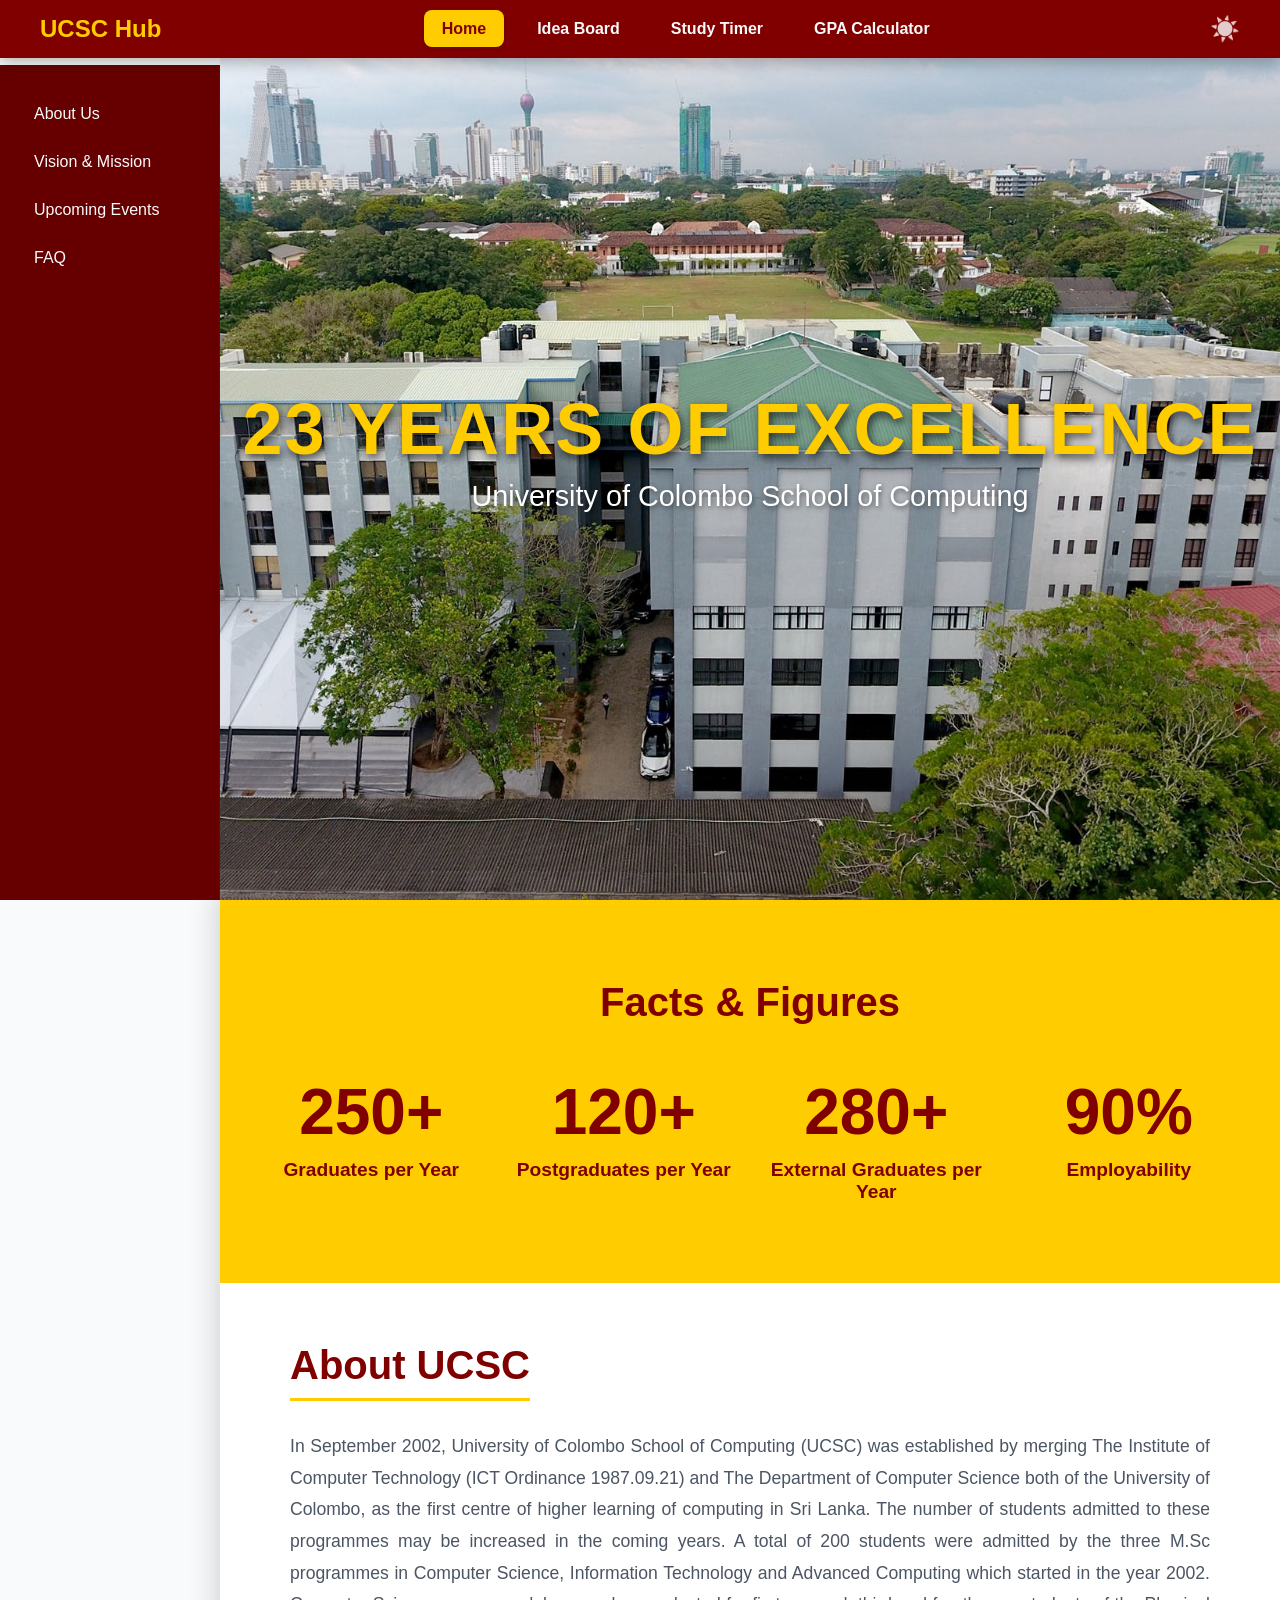
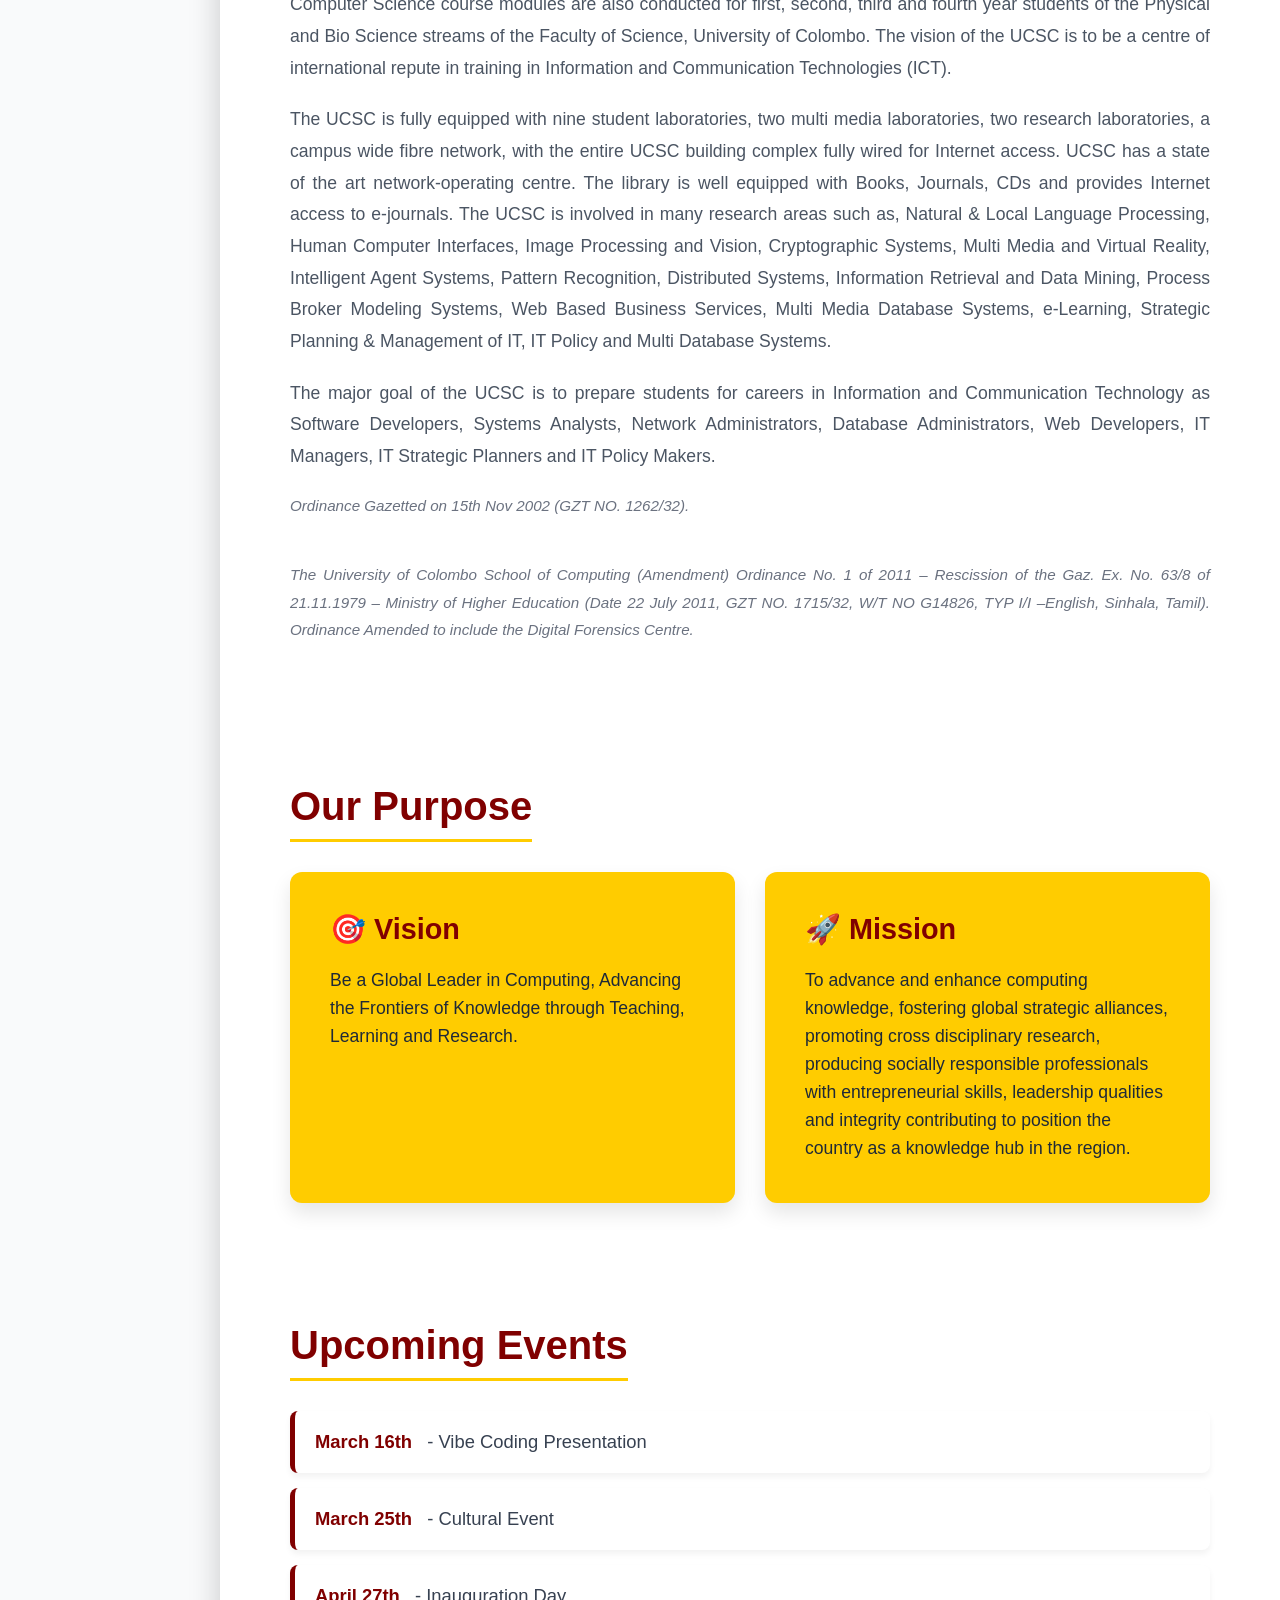
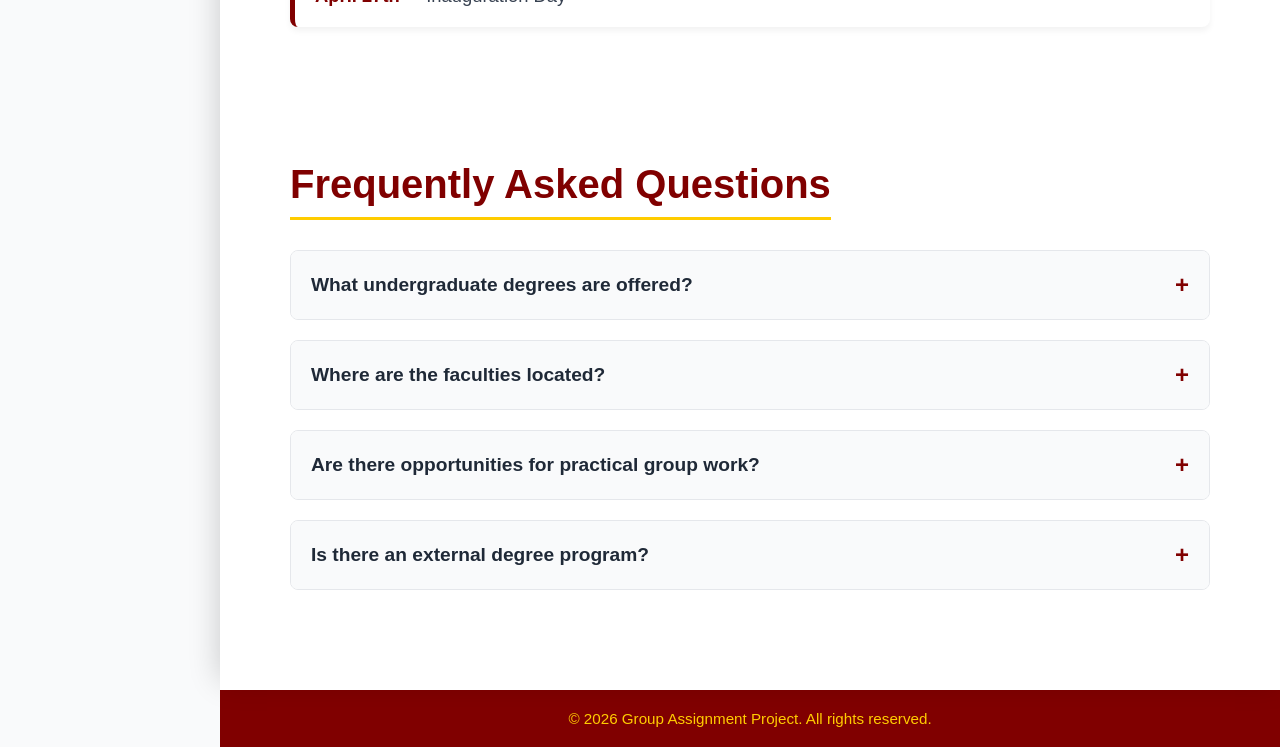
<file: home.html>
<!DOCTYPE html>
<html lang="en">
<head>
    <meta charset="UTF-8">
    <meta name="viewport" content="width=device-width, initial-scale=1.0">
    <title>Home - UCSC Hub</title>
    <link rel="stylesheet" href="style.css">
</head>
<body id="top">
    <nav class="top-nav">
        <div class="nav-logo">UCSC Hub</div>
        <ul class="nav-links">
            <li><a href="#top" class="active">Home</a></li>
            <li><a href="ideaboard.html">Idea Board</a></li>
            <li><a href="timer.html">Study Timer</a></li>
            <li><a href="gpa.html">GPA Calculator</a></li>
        </ul>
        
        <button id="theme-toggle" class="theme-btn" aria-label="Toggle Theme">
            <span class="icon sun">☀️</span>
            <span class="icon moon" style="display: none;">🌙</span>
        </button>
    </nav>

    <aside class="sidebar">
        <ul class="sidebar-links">
            <li><a href="#about">About Us</a></li>
            <li><a href="#vision-mission">Vision & Mission</a></li>
            <li><a href="#events">Upcoming Events</a></li>
            <li><a href="#faq">FAQ</a></li>
        </ul>
    </aside>

    <main class="home-main">
        
        <section class="hero-parallax">
            <div class="hero-content">
                <h1 class="hero-title">23 Years of Excellence</h1>
                <p class="hero-subtitle">University of Colombo School of Computing</p>
            </div>
        </section>

        <div class="scrolling-content">
            
            <section class="facts-figures">
                <h2 class="section-title">Facts & Figures</h2>
                <div class="stats-grid">
                    <div class="stat-card">
                        <h3 class="stat-number">250+</h3>
                        <p class="stat-label">Graduates per Year</p>
                    </div>
                    <div class="stat-card">
                        <h3 class="stat-number">120+</h3>
                        <p class="stat-label">Postgraduates per Year</p>
                    </div>
                    <div class="stat-card">
                        <h3 class="stat-number">280+</h3>
                        <p class="stat-label">External Graduates per Year</p>
                    </div>
                    <div class="stat-card">
                        <h3 class="stat-number">90%</h3>
                        <p class="stat-label">Employability</p>
                    </div>
                </div>
            </section>

            <section id="about" class="content-section">
                <h2 class="page-title">About UCSC</h2>
                <div class="text-block">
                    <p>In September 2002, University of Colombo School of Computing (UCSC) was established by merging The Institute of Computer Technology (ICT Ordinance 1987.09.21) and The Department of Computer Science both of the University of Colombo, as the first centre of higher learning of computing in Sri Lanka. The number of students admitted to these programmes may be increased in the coming years. A total of 200 students were admitted by the three M.Sc programmes in Computer Science, Information Technology and Advanced Computing which started in the year 2002. Computer Science course modules are also conducted for first, second, third and fourth year students of the Physical and Bio Science streams of the Faculty of Science, University of Colombo. The vision of the UCSC is to be a centre of international repute in training in Information and Communication Technologies (ICT).</p>
                    
                    <p>The UCSC is fully equipped with nine student laboratories, two multi media laboratories, two research laboratories, a campus wide fibre network, with the entire UCSC building complex fully wired for Internet access. UCSC has a state of the art network-operating centre. The library is well equipped with Books, Journals, CDs and provides Internet access to e-journals. The UCSC is involved in many research areas such as, Natural & Local Language Processing, Human Computer Interfaces, Image Processing and Vision, Cryptographic Systems, Multi Media and Virtual Reality, Intelligent Agent Systems, Pattern Recognition, Distributed Systems, Information Retrieval and Data Mining, Process Broker Modeling Systems, Web Based Business Services, Multi Media Database Systems, e-Learning, Strategic Planning & Management of IT, IT Policy and Multi Database Systems.</p>
                    
                    <p>The major goal of the UCSC is to prepare students for careers in Information and Communication Technology as Software Developers, Systems Analysts, Network Administrators, Database Administrators, Web Developers, IT Managers, IT Strategic Planners and IT Policy Makers.</p>
                    
                    <p><em>Ordinance Gazetted on 15th Nov 2002 (GZT NO. 1262/32).</em><br>
                    <em>The University of Colombo School of Computing (Amendment) Ordinance No. 1 of 2011 – Rescission of the Gaz. Ex. No. 63/8 of 21.11.1979 – Ministry of Higher Education (Date 22 July 2011, GZT NO. 1715/32, W/T NO G14826, TYP I/I –English, Sinhala, Tamil). Ordinance Amended to include the Digital Forensics Centre.</em></p>
                </div>
            </section>

            <section id="vision-mission" class="content-section">
                <h2 class="page-title">Our Purpose</h2>
                <div class="vm-grid">
                    <div class="vm-card">
                        <h3>🎯 Vision</h3>
                        <p>Be a Global Leader in Computing, Advancing the Frontiers of Knowledge through Teaching, Learning and Research.</p>
                    </div>
                    <div class="vm-card">
                        <h3>🚀 Mission</h3>
                        <p>To advance and enhance computing knowledge, fostering global strategic alliances, promoting cross disciplinary research, producing socially responsible professionals with entrepreneurial skills, leadership qualities and integrity contributing to position the country as a knowledge hub in the region.</p>
                    </div>
                </div>
            </section>

            <section id="events" class="content-section">
                <h2 class="page-title">Upcoming Events</h2>
                <ul class="events-list">
                    <li><span class="event-date">March 16th</span> - Vibe Coding Presentation</li>
                    <li><span class="event-date">March 25th</span> - Cultural Event</li>
                    <li><span class="event-date">April 27th</span> - Inauguration Day</li>
                </ul>
            </section>

            <section id="faq" class="faq-section content-section" style="margin-bottom: 0; padding-bottom: 80px;">
                <h2 class="page-title">Frequently Asked Questions</h2>
                
                <details class="faq-item">
                    <summary>What undergraduate degrees are offered?</summary>
                    <div class="faq-answer">
                        <p>We offer specialized internal degree programs in Computer Science (CS), Information Systems (IS), and Software Engineering (SE), designed to meet modern industry demands.</p>
                    </div>
                </details>

                <details class="faq-item">
                    <summary>Where are the faculties located?</summary>
                    <div class="faq-answer">
                        <p>The campus is situated in the heart of the city within the main University of Colombo premises (Colombo 07), providing easy access to tech hubs and industry partners.</p>
                    </div>
                </details>

                <details class="faq-item">
                    <summary>Are there opportunities for practical group work?</summary>
                    <div class="faq-answer">
                        <p>Yes, collaborative assignments, hackathons, and industry-sponsored projects are core components of our curriculum, allowing students to build real-world software and interfaces.</p>
                    </div>
                </details>

                <details class="faq-item">
                    <summary>Is there an external degree program?</summary>
                    <div class="faq-answer">
                        <p>Yes, the Bachelor of Information Technology (BIT) is a highly recognized external degree program that produces hundreds of graduates annually.</p>
                    </div>
                </details>
            </section>
        </div>
        
        <footer class="page-footer">
            <p>&copy; 2026 Group Assignment Project. All rights reserved.</p>
        </footer>
    </main>

    <script src="script.js"></script>
</body>
</html>
</file>
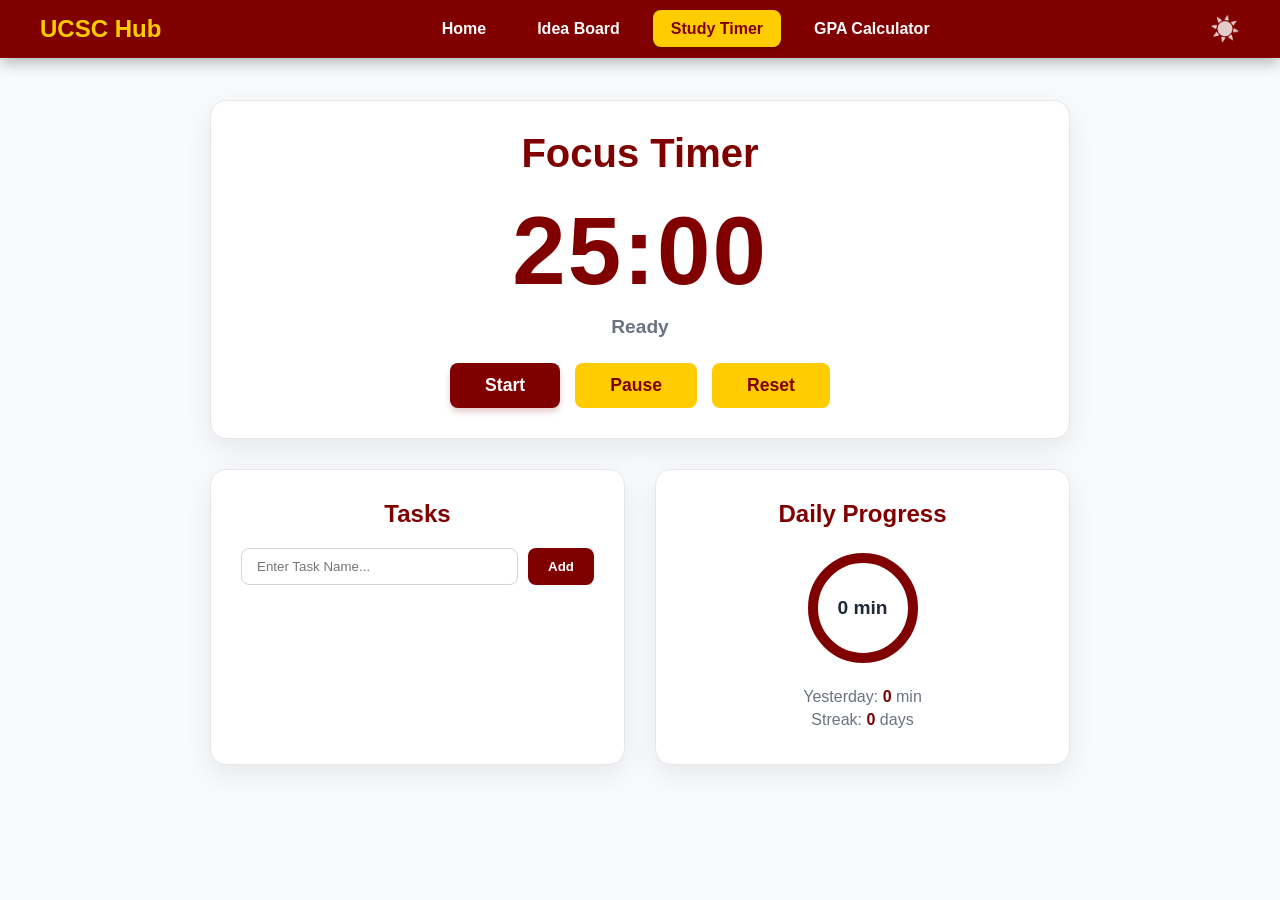
<file: timer.html>
<!DOCTYPE html>
<html lang="en">
<head>
    <meta charset="UTF-8">
    <meta name="viewport" content="width=device-width, initial-scale=1.0">
    <title>Study Timer - UCSC Hub</title>
    <link rel="stylesheet" href="style.css">
</head>
<body class="timer-page">

    <nav class="top-nav">
        <div class="nav-logo">UCSC Hub</div>
        <ul class="nav-links">
            <li><a href="home.html">Home</a></li>
            <li><a href="ideaboard.html">Idea Board</a></li>
            <li><a href="timer.html" class="active">Study Timer</a></li>
            <li><a href="gpa.html">GPA Calculator</a></li>
        </ul>
        
        <button id="theme-toggle" class="theme-btn" aria-label="Toggle Theme">
            <span class="icon sun">☀️</span>
            <span class="icon moon" style="display: none;">🌙</span>
        </button>
    </nav>

    <div class="timer-dashboard">
        <div class="timer-card">
            <h1 class="page-title" style="border:none; margin-bottom: 10px;">Focus Timer</h1>
            <div id="timer">25:00</div>
            <div id="status">Ready</div>

            <div class="timer-controls">
                <button id="start">Start</button>
                <button id="pause">Pause</button>
                <button id="reset">Reset</button>
            </div>
        </div>

        <div class="bottom-row">
            <div class="tasks-card">
                <h2>Tasks</h2>
                <div class="task-input">
                    <input type="text" id="taskNameInput" placeholder="Enter Task Name...">
                    <button id="addTask">Add</button>
                </div>
                <div class="task-list" id="taskList"></div>
            </div>

            <div class="progress-card">
                <h2>Daily Progress</h2>
                <div class="progress-circle-container">
                    <svg class="progress-ring" width="120" height="120">
                        <circle class="progress-ring__background" stroke="#e5e7eb" stroke-width="10" fill="transparent" r="50" cx="60" cy="60"/>
                        <circle class="progress-ring__circle" stroke="#800000" stroke-width="10" fill="transparent" r="50" cx="60" cy="60"/>
                    </svg>
                    <div class="progress-text" id="todayMinutes">0 min</div>
                </div>
                <div class="progress-info">
                    <p>Yesterday: <span id="yesterdayMinutes">0</span> min</p>
                    <p>Streak: <span id="streakDays">0</span> days</p>
                </div>
            </div>
        </div>
    </div>

    <script src="script.js"></script>

    <script>
        const alarmSound = new Audio('https://www.soundjay.com/misc/sounds/bell-ringing-05.mp3');

        let tasks = [];
        let currentTaskIndex = null;
        let timeLeft = 25 * 60;
        let timerId = null;

        const timerDisplay = document.getElementById('timer');
        const statusLabel = document.getElementById('status');
        const taskList = document.getElementById('taskList');
        const taskInput = document.getElementById('taskNameInput');

        function updateUI() {
            const minutes = Math.floor(timeLeft / 60);
            const seconds = timeLeft % 60;
            const formatted = `${minutes.toString().padStart(2, '0')}:${seconds.toString().padStart(2, '0')}`;
            timerDisplay.textContent = formatted;
            document.title = `${formatted} - Focus`;

            if (currentTaskIndex !== null) {
                tasks[currentTaskIndex].minutesCompleted = 25 * 60 - timeLeft;
                tasks[currentTaskIndex].element.querySelector('.task-minutes').textContent = 
                    `${Math.floor(tasks[currentTaskIndex].minutesCompleted / 60)} min`;
            }
        }

        function startTimer() {
            if (timerId !== null || currentTaskIndex === null) {
                if (currentTaskIndex === null) alert("Please select a task from the list first!");
                return;
            }
            statusLabel.textContent = `Focusing: ${tasks[currentTaskIndex].name}`;
            timerId = setInterval(() => {
                if (timeLeft > 0) { 
                    timeLeft--; 
                    updateUI(); 
                } else { 
                    clearInterval(timerId);
                    timerId = null;
                    alarmSound.play();
                    alert('Task Finished!');
                    resetTimer();
                }
            }, 1000);
        }

        function pauseTimer() { 
            clearInterval(timerId); 
            timerId = null; 
            statusLabel.textContent = 'Paused'; 
            alarmSound.pause(); 
            alarmSound.currentTime = 0; 
        }

        function resetTimer() { 
            pauseTimer(); 
            timeLeft = 25 * 60; 
            updateUI(); 
            statusLabel.textContent = 'Ready'; 
        }

        function renderTask(taskObj, index) {
            const task = document.createElement('div');
            task.classList.add('task-item');
            task.innerHTML = `<span>${taskObj.name} (<span class="task-minutes">0 min</span>)</span><button title="Remove Task">&times;</button>`;
            
            task.querySelector('button').addEventListener('click', (e) => {
                e.stopPropagation();
                task.remove();
                tasks.splice(index, 1);
                if (currentTaskIndex === index) resetTimer();
                currentTaskIndex = null;
            });

            task.addEventListener('click', () => {
                // Highlight active task
                document.querySelectorAll('.task-item').forEach(el => el.style.borderLeft = 'none');
                task.style.borderLeft = '4px solid #800000';
                
                currentTaskIndex = index;
                timeLeft = 25 * 60 - tasks[index].minutesCompleted;
                updateUI();
                statusLabel.textContent = `Selected: ${taskObj.name} - Ready to Start`;
            });

            taskObj.element = task;
            taskList.appendChild(task);
        }

        document.getElementById('addTask').addEventListener('click', () => {
            const name = taskInput.value.trim();
            if (!name) return;
            const taskObj = { name, minutesCompleted: 0, element: null };
            tasks.push(taskObj);
            renderTask(taskObj, tasks.length - 1);
            taskInput.value = ''; 
            taskInput.focus();
        });

        taskInput.addEventListener('keypress', (e) => {
            if (e.key === 'Enter') document.getElementById('addTask').click();
        });

        document.getElementById('start').addEventListener('click', startTimer);
        document.getElementById('pause').addEventListener('click', pauseTimer);
        document.getElementById('reset').addEventListener('click', resetTimer);

        updateUI();
    </script>
</body>
</html>
</file>
<file: style.css>
/* Reset and base styles */
* {
    box-sizing: border-box;
    margin: 0;
    padding: 0;
    font-family: 'Segoe UI', Tahoma, Geneva, Verdana, sans-serif;
}

/* Consolidated Body Styling */
body {
    display: flex;
    flex-direction: column;
    min-height: 100vh;
    /* Padding order: Top(nav), Right, Bottom, Left(sidebar) */
    padding: 65px 0 0 220px; 
    color: #333;
    background-color: #f9fafb; /* Neutral background for the whole page */
    overflow-x: hidden; /* Prevents horizontal scrollbar/blue bar issue */
}

/* =========================================
   NAVIGATION & SIDEBAR (MAROON THEME)
   ========================================= */

/* Top Navigation Bar */
.top-nav {
    width: 100%;
    background-color: #800000; /* UCSC Maroon */
    padding: 15px 40px;
    display: flex;
    justify-content: space-between;
    align-items: center;
    box-shadow: 0 4px 15px rgba(0, 0, 0, 0.3);
    position: fixed; 
    top: 0;
    left: 0;
    z-index: 1000; 
}

.nav-logo {
    color: #ffcc00; /* UCSC Gold */
    font-size: 1.5rem;
    font-weight: 700;
}

.nav-links {
    list-style: none;
    display: flex;
    gap: 15px;
}

.nav-links li a {
    color: #f9fafb; /* Light text for contrast */
    text-decoration: none;
    font-size: 1rem;
    font-weight: 600;
    padding: 10px 18px;
    border-radius: 8px;
    transition: all 0.3s ease;
}

.nav-links li a:hover {
    color: #ffcc00; /* Gold on hover */
    background-color: rgba(255, 204, 0, 0.1);
}

.nav-links li a.active {
    color: #800000; /* Maroon text */
    background-color: #ffcc00; /* Gold background for active link */
    box-shadow: 0 2px 5px rgba(0,0,0,0.2);
}

/* Theme Toggle Button */
.theme-btn {
    background: none;
    border: none;
    font-size: 1.5rem;
    cursor: pointer;
    filter: grayscale(100%) brightness(200%); /* Makes icons lighter for maroon bg */
    opacity: 0.8;
    transition: opacity 0.3s ease;
}

.theme-btn:hover {
    opacity: 1;
}

/* Sidebar Styling */
.sidebar {
    position: fixed;
    top: 65px; 
    left: 0;
    width: 220px;
    height: calc(100vh - 65px);
    background-color: #660000; /* Slightly darker maroon for sidebar */
    padding: 25px 0;
    border-right: 1px solid #800000;
    z-index: 900;
}

.sidebar-links {
    list-style: none;
    display: flex;
    flex-direction: column;
}

.sidebar-links li a {
    display: block;
    padding: 15px 30px;
    color: #f9fafb; /* Light text */
    text-decoration: none;
    font-size: 1rem;
    transition: all 0.2s ease;
    border-left: 4px solid transparent;
}

.sidebar-links li a:hover {
    background-color: rgba(255, 204, 0, 0.1);
    color: #ffcc00; /* Gold on hover */
    border-left-color: #ffcc00;
}

/* =========================================
   HOME PAGE CONTENT STYLES
   ========================================= */

/* Main wrapper for home page content */
.home-main {
    width: 100%;
}

/* 1. Parallax Hero Section */
.hero-parallax {
    /* CORRECTED: Red gradient removed, only image remains */
    background-image: url('UCSC.jpg');
    background-attachment: fixed; 
    background-position: center;
    background-repeat: no-repeat;
    background-size: cover;
    height: 100vh;
    display: flex;
    align-items: center;
    justify-content: center;
    text-align: center;
    color: #ffffff;
    margin-top: -65px; /* Pulls hero up behind nav */
}

.hero-content {
    animation: fadeIn 2s ease-out;
}

.hero-title {
    font-size: 4.5rem;
    font-weight: 800;
    text-transform: uppercase;
    letter-spacing: 2px;
    margin-bottom: 10px;
    color: #ffcc00; /* UCSC Gold */
    text-shadow: 2px 4px 10px rgba(0,0,0,0.7);
}

.hero-subtitle {
    font-size: 1.8rem;
    font-weight: 400;
    text-shadow: 1px 2px 5px rgba(0,0,0,0.5);
}

@keyframes fadeIn {
    from { opacity: 0; transform: translateY(20px); }
    to { opacity: 1; transform: translateY(0); }
}

/* 2. Scrolling Overlay Container */
.scrolling-content {
    position: relative;
    z-index: 10;
    background-color: #ffffff;
    box-shadow: 0 -10px 30px rgba(0,0,0,0.2);
}

/* 3. Facts & Figures Section */
.facts-figures {
    background-color: #ffcc00; /* UCSC Gold */
    padding: 80px 40px;
    color: #800000; /* Maroon text */
}

.section-title {
    text-align: center;
    font-size: 2.5rem;
    margin-bottom: 50px;
    font-weight: 700;
    color: #800000;
}

.stats-grid {
    display: flex;
    justify-content: space-around;
    flex-wrap: wrap;
    gap: 30px;
    max-width: 1200px;
    margin: 0 auto;
}

.stat-card {
    text-align: center;
    flex: 1;
    min-width: 200px;
}

.stat-number {
    font-size: 4rem;
    font-weight: 700;
    margin-bottom: 10px;
}

.stat-label {
    font-size: 1.2rem;
    font-weight: 600;
}

/* 4. FAQ Section */
.faq-section {
    padding: 80px 40px;
    max-width: 900px;
    margin: 0 auto;
    background-color: #ffffff;
}

.faq-title {
    text-align: center;
    font-size: 2.5rem;
    color: #800000; /* UCSC Maroon */
    margin-bottom: 40px;
}

.faq-item {
    margin-bottom: 20px;
    border: 1px solid #e5e7eb;
    border-radius: 8px;
    overflow: hidden;
}

.faq-item summary {
    padding: 20px;
    background-color: #f9fafb;
    font-size: 1.2rem;
    font-weight: 600;
    cursor: pointer;
    color: #1f2937;
    list-style: none;
    display: flex;
    justify-content: space-between;
    align-items: center;
    transition: background-color 0.3s ease;
}

.faq-item summary::-webkit-details-marker {
    display: none;
}

.faq-item summary::after {
    content: '+';
    font-size: 1.5rem;
    color: #800000;
}

.faq-item[open] summary::after {
    content: '−';
}

.faq-item summary:hover {
    background-color: #f3f4f6;
}

.faq-answer {
    padding: 20px;
    font-size: 1.05rem;
    color: #4b5563;
    background-color: #ffffff;
    line-height: 1.6;
    border-top: 1px solid #e5e7eb;
}

/* Footer */
.page-footer {
    background-color: #800000; /* Maroon Footer */
    color: #ffcc00; /* Gold text */
    font-size: 0.95rem;
    text-align: center;
    padding: 20px;
    margin-top: 0;
}

/* =========================================
   IDEA BOARD STYLES (Kept for index.html)
   ========================================= */
/* ... (Keep your existing Idea Board styles here if they are in the same file) ... */

/* =========================================
   ABOUT US PAGE STYLES
   ========================================= */

/* Enables the smooth gliding animation when clicking sidebar links */
html {
    scroll-behavior: smooth;
}

/* Main container for text-heavy pages */
.page-content {
    width: 100%;
    max-width: 1000px;
    margin: 0 auto;
    padding: 40px;
}

/* Individual sections */
.content-section {
    margin-bottom: 60px;
    /* Prevents the fixed top nav from covering the section title when scrolled to */
    scroll-margin-top: 90px; 
}

.page-title {
    font-size: 2.5rem;
    color: #800000; /* UCSC Maroon */
    
    /* These three lines are the magic trick to center it perfectly 
       while keeping the border tightly wrapped under the text */
    margin: 0 auto 30px auto; 
    width: fit-content; 
    display: block;
    
    border-bottom: 3px solid #ffcc00; /* UCSC Gold */
    padding-bottom: 10px;
    text-align: center;
}

/* Typography for readability */
.text-block p {
    font-size: 1.1rem;
    line-height: 1.8;
    color: #4b5563;
    margin-bottom: 20px;
    text-align: justify;
}

.text-block em {
    font-size: 0.95rem;
    color: #6b7280;
    display: block;
    margin-top: 10px;
}

/* Vision & Mission Cards Layout */
.vm-grid {
    display: flex;
    gap: 30px;
    flex-wrap: wrap;
}

.vm-card {
    flex: 1;
    min-width: 300px;
    background-color: #ffcc00; /* UCSC Gold */
    padding: 40px;
    border-radius: 12px;
    box-shadow: 0 10px 20px rgba(0,0,0,0.1);
    transition: transform 0.3s ease;
}

.vm-card:hover {
    transform: translateY(-5px);
}

.vm-card h3 {
    font-size: 1.8rem;
    color: #800000; /* UCSC Maroon */
    margin-bottom: 20px;
    display: flex;
    align-items: center;
    gap: 10px;
}

.vm-card p {
    font-size: 1.1rem;
    line-height: 1.6;
    color: #1f2937;
    font-weight: 500;
}

/* Container for the FAQ on the About page */
.faq-container {
    background-color: #ffffff;
    padding: 30px;
    border-radius: 12px;
    box-shadow: 0 4px 15px rgba(0,0,0,0.05);
}

/* =========================================
   SCROLLING & SECTION STYLES
   ========================================= */
html {
    scroll-behavior: smooth; /* Makes the sidebar links glide smoothly */
}

.content-section {
    max-width: 1000px;
    margin: 0 auto;
    padding: 60px 40px;
    scroll-margin-top: 80px; /* Stops the section from hiding under the top nav */
}

.page-title {
    font-size: 2.5rem;
    color: #800000; /* UCSC Maroon */
    margin-bottom: 30px;
    border-bottom: 3px solid #ffcc00; /* UCSC Gold */
    display: inline-block;
    padding-bottom: 10px;
}

.text-block p {
    font-size: 1.1rem;
    line-height: 1.8;
    color: #4b5563;
    margin-bottom: 20px;
    text-align: justify;
}

.text-block em { font-size: 0.95rem; color: #6b7280; display: block; margin-top: 10px; }

/* Vision & Mission Cards */
.vm-grid { display: flex; gap: 30px; flex-wrap: wrap; }
.vm-card {
    flex: 1; min-width: 300px; background-color: #ffcc00; padding: 40px;
    border-radius: 12px; box-shadow: 0 10px 20px rgba(0,0,0,0.1);
}
.vm-card h3 { font-size: 1.8rem; color: #800000; margin-bottom: 20px; display: flex; gap: 10px; }
.vm-card p { font-size: 1.1rem; line-height: 1.6; color: #1f2937; font-weight: 500; }

/* Events List */
.events-list { list-style: none; padding-left: 0; }
.events-list li {
    background-color: #ffffff; padding: 20px; margin-bottom: 15px;
    border-radius: 8px; border-left: 5px solid #800000;
    box-shadow: 0 4px 6px rgba(0,0,0,0.05); font-size: 1.15rem; color: #374151;
}
.event-date { font-weight: 700; color: #800000; margin-right: 10px; }


/* =========================================
   PROPER DARK MODE OVERRIDES
   ========================================= */
body.dark-mode {
    background-color: #111827;
    color: #f9fafb;
}

/* Make backgrounds dark instead of white */
body.dark-mode .scrolling-content,
body.dark-mode .faq-section,
body.dark-mode .events-list li {
    background-color: #1f2937;
    color: #f9fafb;
}

/* Adjust text colors for dark mode readability */
body.dark-mode .text-block p,
body.dark-mode .events-list li {
    color: #cbd5e1;
}

body.dark-mode .faq-title,
body.dark-mode .page-title,
body.dark-mode .event-date {
    color: #ffcc00; /* Gold looks better than Maroon on dark grey */
    border-bottom-color: #f9fafb;
}

body.dark-mode .faq-item {
    border-color: #374151;
}

body.dark-mode .faq-item summary {
    background-color: #374151;
    color: #f9fafb;
}

body.dark-mode .faq-item summary:hover {
    background-color: #4b5563;
}

body.dark-mode .faq-answer {
    background-color: #1f2937;
    color: #cbd5e1;
    border-top-color: #374151;
}

body.dark-mode .events-list li {
    border-left-color: #ffcc00;
}

/* =========================================
   STUDY TIMER PAGE STYLES
   ========================================= */

/* 1. Override body padding since this page has NO sidebar */
body.timer-page {
    padding-left: 0;
    padding-top: 100px; /* Leaves room for just the top nav */
    align-items: center;
    background-color: #f9fafb;
}

.timer-dashboard {
    display: flex;
    flex-direction: column;
    align-items: center;
    gap: 30px;
    width: 100%;
    max-width: 900px;
    padding: 0 20px;
}

/* 2. Unified Card Styles */
.timer-card, .tasks-card, .progress-card {
    background-color: #ffffff;
    border-radius: 16px;
    padding: 30px;
    box-shadow: 0 10px 30px rgba(0, 0, 0, 0.08);
    width: 100%;
    border: 1px solid #e5e7eb;
    text-align: center;
}

/* 3. Timer Display */
#timer { 
    font-size: 6rem; 
    font-weight: 800; 
    color: #800000; /* UCSC Maroon */
    letter-spacing: 2px; 
    margin-bottom: 10px; 
}

#status { 
    font-weight: 600; 
    font-size: 1.2rem; 
    color: #6b7280; 
    margin-bottom: 25px; 
}

/* 4. Timer Controls */
.timer-controls {
    display: flex;
    justify-content: center;
    gap: 15px;
}

.timer-controls button {
    padding: 12px 35px;
    border-radius: 8px;
    border: none;
    font-weight: 600;
    font-size: 1.1rem;
    cursor: pointer;
    transition: all 0.3s ease;
}

#start { 
    background-color: #800000; /* Maroon */
    color: #ffffff; 
    box-shadow: 0 4px 6px rgba(128, 0, 0, 0.2);
}
#start:hover { background-color: #660000; transform: translateY(-2px); }

#pause, #reset { 
    background-color: #ffcc00; /* Gold */
    color: #800000; 
}
#pause:hover, #reset:hover { background-color: #e6b800; transform: translateY(-2px); }

/* 5. Bottom Row Layout */
.bottom-row { 
    display: flex; 
    gap: 30px; 
    width: 100%; 
}

.tasks-card, .progress-card { flex: 1; }

.tasks-card h2, .progress-card h2 {
    color: #800000;
    margin-bottom: 20px;
}

/* 6. Task List Styling */
.task-input { 
    display: flex; 
    gap: 10px; 
    margin-bottom: 20px; 
}

.task-input input { 
    flex: 1; 
    padding: 10px 15px; 
    border-radius: 8px; 
    border: 1px solid #d1d5db;
    outline: none;
}
.task-input input:focus { border-color: #ffcc00; }

.task-input button { 
    padding: 10px 20px; 
    border-radius: 8px; 
    border: none; 
    background: #800000; 
    color: #FFFFFF; 
    cursor: pointer; 
    font-weight: 600; 
}

.task-list { 
    max-height: 250px; 
    overflow-y: auto; 
    text-align: left; 
}

.task-item { 
    display: flex; 
    justify-content: space-between; 
    align-items: center;
    padding: 12px 15px; 
    margin-bottom: 10px; 
    border-radius: 8px; 
    background: #f9fafb; 
    border: 1px solid #e5e7eb;
    cursor: pointer; 
    transition: all 0.2s;
}

.task-item:hover { background: #f3f4f6; }

.task-item button {
    background: none; 
    border: none;
    color: #ef4444; 
    font-size: 1.5rem; 
    cursor: pointer; 
    line-height: 1;
}

/* 7. Progress Circle */
.progress-circle-container { 
    position: relative; 
    width: 120px; 
    height: 120px; 
    margin: 0 auto 20px; 
}

.progress-text { 
    position: absolute; 
    top: 50%; left: 50%; 
    transform: translate(-50%, -50%); 
    color: #1f2937; 
    font-weight: 700; 
    font-size: 1.2rem;
}

.progress-info p { color: #6b7280; font-weight: 500; margin-bottom: 5px;}
.progress-info span { color: #800000; font-weight: 700; }

/* Mobile Responsiveness */
@media(max-width: 768px){
    .bottom-row { flex-direction: column; }
}

/* =========================================
   DARK MODE OVERRIDES FOR TIMER
   ========================================= */
body.dark-mode.timer-page {
    background-color: #111827;
}

body.dark-mode .timer-card,
body.dark-mode .tasks-card,
body.dark-mode .progress-card {
    background-color: #1f2937;
    border-color: #374151;
}

body.dark-mode #timer { color: #ffcc00; }
body.dark-mode #status { color: #9ca3af; }
body.dark-mode .tasks-card h2, 
body.dark-mode .progress-card h2 { color: #ffcc00; }

body.dark-mode .task-input input {
    background-color: #111827;
    border-color: #374151;
    color: #f9fafb;
}

body.dark-mode .task-item {
    background-color: #111827;
    border-color: #374151;
    color: #f9fafb;
}

body.dark-mode .task-item:hover { background-color: #374151; }

body.dark-mode .progress-ring__background { stroke: #374151; }
body.dark-mode .progress-ring__circle { stroke: #ffcc00; }
body.dark-mode .progress-text { color: #f9fafb; }
body.dark-mode .progress-info p { color: #9ca3af; }
body.dark-mode .progress-info span { color: #ffcc00; }

/* =========================================
   MOBILE RESPONSIVENESS (Study Timer & Navbar)
   ========================================= */

@media (max-width: 768px) {
    /* 1. Fix Navbar Stacking & Body Padding */
    body.timer-page {
        padding-top: 160px; /* Pushes the timer down so the taller navbar doesn't cover it */
        padding-left: 15px;
        padding-right: 15px;
    }

    .top-nav {
        flex-direction: column;
        gap: 10px;
        padding: 15px;
    }

    .nav-links {
        flex-wrap: wrap;
        justify-content: center;
        gap: 10px;
    }

    .theme-btn {
        position: absolute;
        top: 15px;
        right: 20px;
    }

    /* 2. Scale down the giant timer text so it fits on screen */
    #timer {
        font-size: 4rem; 
    }

    /* 3. Stack the Timer control buttons (Start, Pause, Reset) */
    .timer-controls {
        flex-direction: column;
        gap: 10px;
        width: 100%;
    }

    .timer-controls button {
        width: 100%; /* Makes buttons full-width for easier thumb tapping */
    }

    /* 4. Stack the Tasks Card and Progress Card vertically */
    .bottom-row {
        flex-direction: column;
        gap: 20px;
    }

    .tasks-card, .progress-card {
        width: 100%;
        min-width: 100%;
    }

    /* 5. Make the Add Task input field and button mobile friendly */
    .task-input {
        flex-direction: column;
        gap: 10px;
    }

    .task-input input, 
    .task-input button {
        width: 100%;
    }
}

/* =========================================
   MOBILE RESPONSIVENESS (Home Page)
   ========================================= */

@media (max-width: 768px) {
    /* 1. Fix Body Padding & Hide Sidebar */
    body {
        /* Removes left sidebar padding and adds top padding for the stacked nav */
        padding: 140px 0 0 0 !important; 
    }

    .sidebar {
        display: none; /* Hides the sidebar on small screens to save space */
    }

    .home-main {
        margin-left: 0;
        width: 100%;
    }

    /* 2. Stack Top Navigation */
    .top-nav {
        flex-direction: column;
        gap: 10px;
        padding: 15px;
    }

    .nav-links {
        flex-wrap: wrap;
        justify-content: center;
        gap: 10px;
    }

    .theme-btn {
        position: absolute;
        top: 15px;
        right: 20px;
    }

    /* 3. Hero Section Adjustments */
    .hero-parallax {
        /* Pulls the image up behind the taller mobile nav */
        margin-top: -140px; 
        height: 70vh; /* Makes the image slightly shorter on mobile */
        background-attachment: scroll; /* Fixes a known mobile browser bug with fixed parallax */
    }

    .hero-title {
        font-size: 2.5rem; /* Scales down the giant text */
        line-height: 1.2;
        padding: 0 15px;
    }

    .hero-subtitle {
        font-size: 1.2rem;
        padding: 0 15px;
        margin-top: 10px;
    }

    /* 4. Content Sections Spacing */
    .content-section, .facts-figures, .faq-section {
        padding: 50px 20px !important; /* Reduces edge padding for smaller screens */
    }

    .page-title, .section-title, .faq-title {
        font-size: 2rem; /* Scales down section headers */
    }

    /* 5. Facts & Figures Cards */
    .stats-grid {
        flex-direction: column;
        gap: 25px;
    }

    .stat-card {
        padding: 15px;
        background: rgba(255, 255, 255, 0.1);
        border-radius: 12px;
    }

    /* 6. Vision & Mission Cards */
    .vm-grid {
        flex-direction: column;
        gap: 20px;
    }

    .vm-card {
        min-width: 100%;
        padding: 25px;
    }
}
</file>
